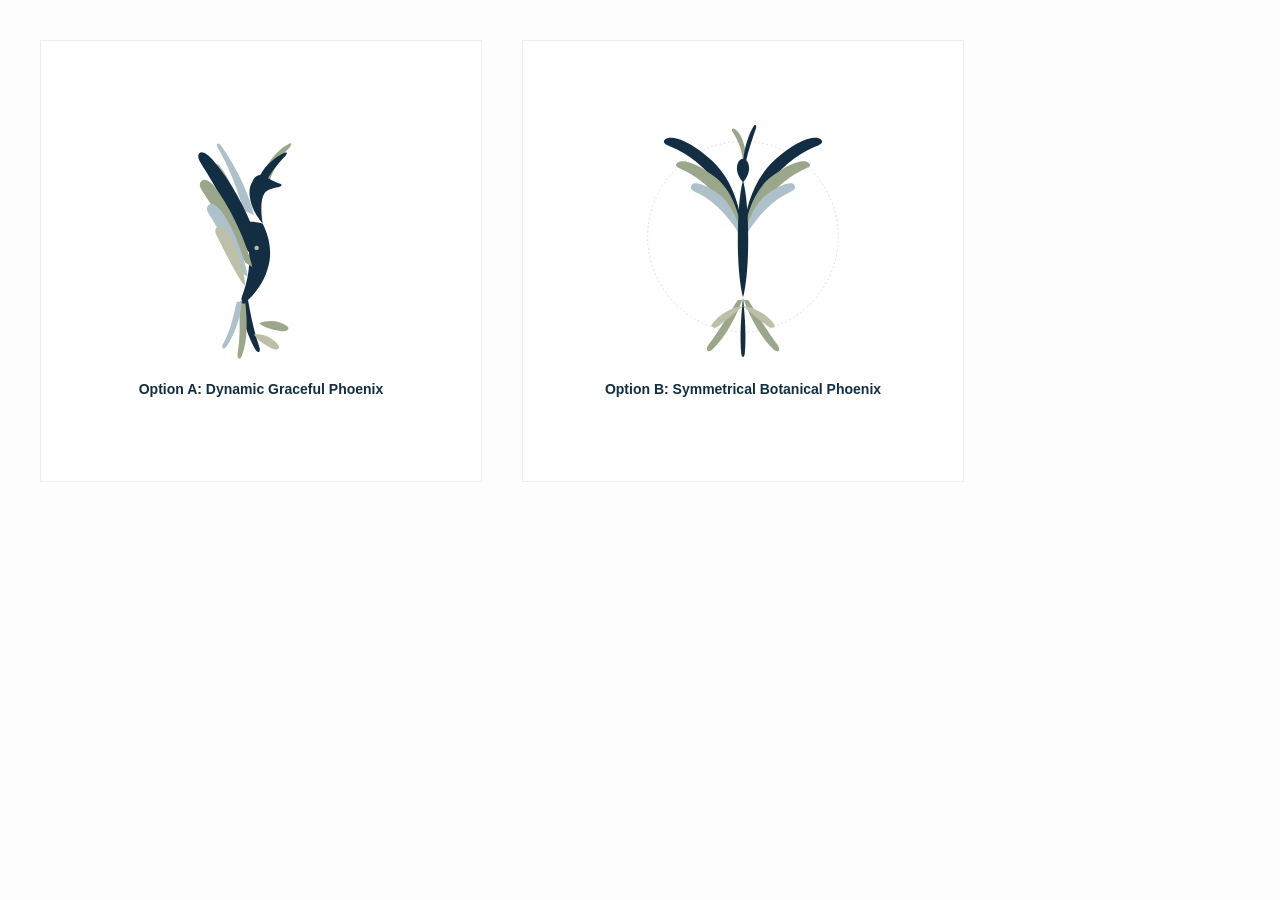
<file: compare_phoenix.html>
<!DOCTYPE html>
<html>
<head>
  <meta charset="utf-8">
  <style>
    body { margin: 0; padding: 40px; background: #FDFDFD; font-family: sans-serif; display: flex; gap: 40px; }
    .box { width: 400px; height: 400px; border: 1px solid #eee; background: #fff; padding: 20px; display: flex; flex-direction: column; align-items: center; justify-content: center; }
    h3 { margin-top: 10px; color: #132E42; font-size: 14px; }
  </style>
</head>
<body>
  <!-- Variation A: Graceful Profile Editorial Phoenix (Inspired by the Anuna emblem in Image 5, with leaf-curves and rising wings) -->
  <div class="box">
    <svg id="phoenix-a" viewBox="0 0 300 300" width="260" height="260">
      <!-- Crown plume -->
      <path d="M152,72 C158,58 170,44 182,38 C185,36 186,39 183,42 C172,52 165,66 160,80 Z" fill="#9AA78A" />
      <path d="M148,76 C155,62 168,52 178,48 C181,47 180,50 177,53 C168,62 160,74 154,84 Z" fill="#132E42" />

      <!-- Head & Beak & Neck -->
      <!-- Head curve with beak facing right -->
      <path d="M140,82 C142,75 148,72 154,75 C158,77 165,82 172,84 C175,85 174,87 170,88 C163,89 157,91 154,95 C149,103 150,118 152,130 C145,122 138,110 137,98 C136,90 138,85 140,82 Z" fill="#132E42" />

      <!-- Back Wing (Secondary layer peeking from behind) -->
      <path d="M130,115 C122,88 112,62 100,42 C97,37 101,36 104,40 C120,62 135,92 142,120 Z" fill="#AEC0C9" />
      <path d="M125,125 C118,102 108,80 98,65 C95,61 99,60 102,63 C115,80 126,105 132,130 Z" fill="#9AA78A" opacity="0.85" />

      <!-- Arched Chest & Body (Graceful, confident curve) -->
      <path d="M152,130 C158,142 162,156 160,172 C157,192 146,208 135,218 C130,222 126,220 128,214 C134,198 138,180 136,162 C134,148 128,135 125,125 C132,130 142,126 152,130 Z" fill="#132E42" />

      <!-- Main Rising Wing - Primary Flight Feathers (Deep Navy) -->
      <path d="M135,162 C125,140 108,105 88,72 C82,62 76,55 78,50 C80,45 87,48 94,56 C118,84 140,125 150,165 Z" fill="#132E42" />
      
      <!-- Main Wing - Feather 2 (Sage Green Leaf Curve) -->
      <path d="M132,175 C120,152 102,122 86,98 C81,90 77,86 81,81 C84,77 91,80 97,88 C115,112 132,148 140,180 Z" fill="#9AA78A" />

      <!-- Main Wing - Feather 3 (Dusty Blue) -->
      <path d="M130,188 C118,168 104,142 92,122 C88,116 86,113 89,109 C93,105 98,108 104,115 C118,134 130,165 135,192 Z" fill="#AEC0C9" />

      <!-- Main Wing - Feather 4 (Soft Olive) -->
      <path d="M128,198 C118,182 108,162 100,146 C97,140 96,138 99,134 C102,131 106,133 111,139 C122,154 130,178 132,202 Z" fill="#BDC0A8" />

      <!-- Flowing Tail Plumes (Long cascading elegant curves) -->
      <!-- Plume 1 - Deep Navy -->
      <path d="M135,218 C138,235 142,255 148,272 C150,278 147,280 144,276 C136,262 128,242 126,220 Z" fill="#132E42" />
      <!-- Plume 2 - Sage Green sweeping forward -->
      <path d="M132,222 C134,242 135,264 128,282 C126,288 122,286 123,280 C126,262 126,242 124,222 Z" fill="#9AA78A" />
      <!-- Plume 3 - Dusty Blue accent -->
      <path d="M128,220 C126,238 120,258 110,272 C107,276 104,274 106,269 C114,256 118,238 122,220 Z" fill="#AEC0C9" />

      <!-- Botanical Laurel / Olive Leaves at base (Renewal & Nourishment) -->
      <!-- Leaf 1 -->
      <path d="M148,245 C158,240 172,242 180,248 C184,251 180,255 174,254 C162,253 152,249 148,245 Z" fill="#9AA78A" />
      <!-- Leaf 2 -->
      <path d="M142,258 C152,256 164,262 170,270 C173,274 168,277 163,274 C153,270 145,263 142,258 Z" fill="#BDC0A8" />

      <!-- Subtle Golden/Olive Center Dot -->
      <circle cx="145" cy="158" r="2.5" fill="#BDC0A8" />
    </svg>
    <h3>Option A: Dynamic Graceful Phoenix</h3>
  </div>

  <!-- Variation B: Botanical Symmetrical Rising Phoenix -->
  <div class="box">
    <svg id="phoenix-b" viewBox="0 0 300 300" width="260" height="260">
      <!-- Aura -->
      <circle cx="150" cy="145" r="110" fill="none" stroke="#BDC0A8" stroke-width="1" stroke-dasharray="2 3" opacity="0.6"/>

      <!-- Rising Outer Wings (Deep Navy) -->
      <path d="M150,140 C140,110 115,65 75,45 C65,40 55,38 60,33 C66,27 88,33 115,58 C140,82 147,115 150,140 Z" fill="#132E42" />
      <path d="M150,140 C160,110 185,65 225,45 C235,40 245,38 240,33 C234,27 212,33 185,58 C160,82 153,115 150,140 Z" fill="#132E42" />

      <!-- Second Wing Tier (Sage Green) -->
      <path d="M150,145 C138,120 115,85 85,70 C75,65 70,64 74,60 C79,55 95,58 120,78 C140,96 146,122 150,145 Z" fill="#9AA78A" />
      <path d="M150,145 C162,120 185,85 215,70 C225,65 230,64 226,60 C221,55 205,58 180,78 C160,96 154,122 150,145 Z" fill="#9AA78A" />

      <!-- Third Wing Tier (Dusty Blue) -->
      <path d="M150,150 C140,130 120,105 98,95 C90,91 88,89 91,85 C95,81 106,84 125,98 C140,112 146,132 150,150 Z" fill="#AEC0C9" />
      <path d="M150,150 C160,130 180,105 202,95 C210,91 212,89 209,85 C205,81 194,84 175,98 C160,112 154,132 150,150 Z" fill="#AEC0C9" />

      <!-- Head Crest -->
      <path d="M150,60 C150,48 145,35 138,24 C136,21 138,19 141,21 C147,25 153,38 153,52 Z" fill="#9AA78A" />
      <path d="M150,60 C151,46 155,30 162,18 C164,15 166,16 165,20 C161,32 156,46 153,60 Z" fill="#132E42" />

      <!-- Head & Graceful Neck & Torso -->
      <path d="M150,55 C146,55 143,60 143,66 C143,72 146,78 150,82 C154,78 157,72 157,66 C157,60 154,55 150,55 Z" fill="#132E42" />
      <path d="M150,80 C154,95 156,120 156,150 C156,180 153,205 150,215 C147,205 144,180 144,150 C144,120 146,95 150,80 Z" fill="#132E42" />

      <!-- Tail Cascades -->
      <path d="M150,215 C152,235 154,260 152,280 C151,285 149,285 148,280 C146,260 148,235 150,215 Z" fill="#132E42" />
      <path d="M149,218 C142,238 130,260 115,275 C110,280 106,276 110,270 C122,254 135,232 144,218 Z" fill="#9AA78A" />
      <path d="M151,218 C158,238 170,260 185,275 C190,280 194,276 190,270 C178,254 165,232 156,218 Z" fill="#9AA78A" />

      <!-- Botanical Sprout Base -->
      <path d="M150,225 C138,226 122,235 115,245 C111,250 117,252 122,248 C132,240 144,231 150,225 Z" fill="#BDC0A8" />
      <path d="M150,225 C162,226 178,235 185,245 C189,250 183,252 178,248 C168,240 156,231 150,225 Z" fill="#BDC0A8" />
    </svg>
    <h3>Option B: Symmetrical Botanical Phoenix</h3>
  </div>
</body>
</html>
</file>
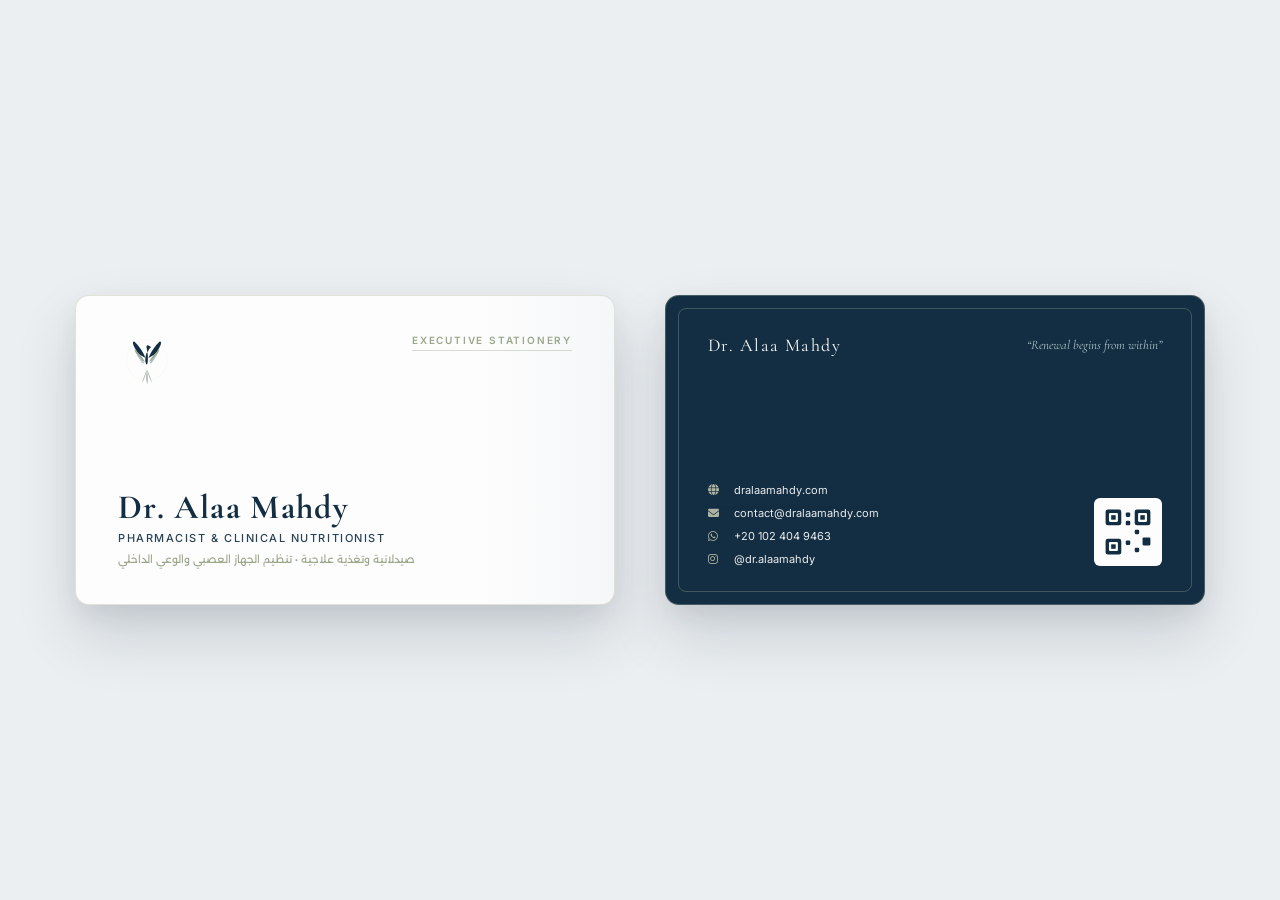
<file: mockup_business_card.html>
<!DOCTYPE html>
<html lang="en">

<head>
  <meta charset="utf-8">
  <title>Luxury Business Card Mockup - Dr. Alaa Mahdy</title>
  <link rel="preconnect" href="https://fonts.googleapis.com">
  <link rel="preconnect" href="https://fonts.gstatic.com" crossorigin>
  <link
    href="https://fonts.googleapis.com/css2?family=Alexandria:wght@300;400;500;600&family=Cormorant+Garamond:wght@400;500;600;700&family=Inter:wght@300;400;500;600&display=swap"
    rel="stylesheet">
  <link rel="stylesheet" href="https://cdnjs.cloudflare.com/ajax/libs/font-awesome/6.5.1/css/all.min.css">
  <style>
    * {
      box-sizing: border-box;
      margin: 0;
      padding: 0;
    }

    body {
      background: #ECEFF1;
      min-height: 100vh;
      display: flex;
      flex-direction: column;
      justify-content: center;
      align-items: center;
      padding: 60px 40px;
      font-family: 'Inter', sans-serif;
    }

    .cards-wrapper {
      display: flex;
      gap: 50px;
      align-items: center;
      justify-content: center;
      flex-wrap: wrap;
    }

    /* Standard Luxury Business Card: 3.5 x 2 inches -> 560 x 320 px */
    .card {
      width: 540px;
      height: 310px;
      border-radius: 14px;
      position: relative;
      overflow: hidden;
      box-shadow: 0 30px 60px rgba(19, 46, 66, 0.16), 0 10px 25px rgba(0, 0, 0, 0.06);
      display: flex;
      flex-direction: column;
      justify-content: space-between;
      padding: 38px 42px;
      transition: transform 0.3s ease;
    }

    /* CARD FRONT: Soft White Editorial Luxury */
    .card-front {
      background: #FDFDFD;
      border: 1px solid rgba(189, 192, 168, 0.45);
    }

    .card-front::after {
      content: '';
      position: absolute;
      top: 0;
      right: 0;
      width: 140px;
      height: 100%;
      background: linear-gradient(90deg, rgba(253, 253, 253, 0) 0%, rgba(174, 192, 201, 0.1) 100%);
      pointer-events: none;
    }

    .front-top {
      display: flex;
      justify-content: space-between;
      align-items: flex-start;
    }

    .front-symbol svg {
      width: 58px;
      height: 58px;
    }

    .front-badge {
      font-size: 10px;
      letter-spacing: 0.18em;
      text-transform: uppercase;
      color: #9AA78A;
      font-weight: 600;
      border-bottom: 1px solid rgba(154, 167, 138, 0.4);
      padding-bottom: 4px;
    }

    .front-bottom {
      display: flex;
      flex-direction: column;
      gap: 6px;
    }

    .card-name {
      font-family: 'Cormorant Garamond', serif;
      font-size: 34px;
      font-weight: 700;
      color: #132E42;
      letter-spacing: 0.04em;
      line-height: 1;
    }

    .card-title {
      font-size: 11px;
      font-weight: 500;
      color: #132E42;
      letter-spacing: 0.14em;
      text-transform: uppercase;
      opacity: 0.9;
    }

    .card-specialty {
      font-family: 'Alexandria', sans-serif;
      font-size: 10.5px;
      color: #9AA78A;
      margin-top: 2px;
      font-weight: 400;
    }

    /* CARD BACK: Deep Navy Nocturne with Soft Olive & Dusty Blue */
    .card-back {
      background: #132E42;
      border: 1px solid rgba(189, 192, 168, 0.3);
      color: #FDFDFD;
    }

    .card-back::before {
      content: '';
      position: absolute;
      inset: 12px;
      border: 1px solid rgba(189, 192, 168, 0.28);
      border-radius: 8px;
      pointer-events: none;
    }

    .back-header {
      display: flex;
      justify-content: space-between;
      align-items: center;
      position: relative;
      z-index: 2;
    }

    .back-logo-text {
      font-family: 'Cormorant Garamond', serif;
      font-size: 18px;
      letter-spacing: 0.08em;
      color: #FDFDFD;
    }

    .back-quote {
      font-family: 'Cormorant Garamond', serif;
      font-style: italic;
      font-size: 13px;
      color: #AEC0C9;
    }

    .back-content {
      display: flex;
      justify-content: space-between;
      align-items: flex-end;
      position: relative;
      z-index: 2;
    }

    .contact-list {
      display: flex;
      flex-direction: column;
      gap: 9px;
    }

    .contact-item {
      display: flex;
      align-items: center;
      gap: 12px;
      font-size: 11px;
      color: #FDFDFD;
      opacity: 0.92;
      font-weight: 400;
    }

    .contact-item i {
      color: #BDC0A8;
      font-size: 11px;
      width: 14px;
    }

    .qr-mockup {
      width: 68px;
      height: 68px;
      background: #FDFDFD;
      padding: 6px;
      border-radius: 6px;
      display: flex;
      align-items: center;
      justify-content: center;
    }

    .qr-mockup svg {
      width: 100%;
      height: 100%;
    }
  </style>
</head>

<body>
  <div class="cards-wrapper">
    <!-- FRONT -->
    <div class="card card-front">
      <div class="front-top">
        <div class="front-symbol">
          <svg viewBox="0 0 400 400" width="56" height="56">
            <circle cx="200" cy="180" r="140" fill="none" stroke="#BDC0A8" stroke-width="1.8" stroke-dasharray="3 4"
              opacity="0.6" />
            <path d="M190,165 C175,130 145,80 112,52 C88,52 116,102 142,138 Z" fill="#132E42" />
            <path d="M210,165 C225,130 255,80 288,52 C312,52 284,102 258,138 Z" fill="#132E42" />
            <path d="M186,192 C168,162 138,124 114,106 C116,128 142,156 162,182 Z" fill="#9AA78A" />
            <path d="M214,192 C232,162 262,124 286,106 C284,128 258,156 238,182 Z" fill="#9AA78A" />
            <path d="M184,204 C168,180 144,148 128,135 C132,154 152,178 168,200 Z" fill="#AEC0C9" />
            <path d="M216,204 C232,180 256,148 272,135 C268,154 248,178 232,200 Z" fill="#AEC0C9" />
            <path d="M196,90 C196,80 203,76 210,79 C220,85 228,88 227,93 C216,98 214,105 204,130 Z" fill="#132E42" />
            <circle cx="206" cy="87" r="1.5" fill="#FDFDFD" />
            <path d="M197,130 C193,142 188,162 188,185 C200,248 212,185 203,130 Z" fill="#132E42" />
            <path d="M200,248 C202,272 203,308 201,348 C196,308 198,272 200,248 Z" fill="#132E42" />
            <path d="M198,250 C192,276 182,310 165,338 C174,310 186,278 196,250 Z" fill="#9AA78A" />
            <path d="M202,250 C208,276 218,310 235,338 C226,310 214,278 204,250 Z" fill="#9AA78A" />
          </svg>
        </div>
        <span class="front-badge">Executive Stationery</span>
      </div>

      <div class="front-bottom">
        <h2 class="card-name">Dr. Alaa Mahdy</h2>
        <p class="card-title">Pharmacist &amp; Clinical Nutritionist</p>
        <p class="card-specialty">صيدلانية وتغذية علاجية • تنظيم الجهاز العصبي والوعي الداخلي</p>
      </div>
    </div>

    <!-- BACK -->
    <div class="card card-back">
      <div class="back-header">
        <span class="back-logo-text">Dr. Alaa Mahdy</span>
        <span class="back-quote">“Renewal begins from within”</span>
      </div>

      <div class="back-content">
        <div class="contact-list">
          <div class="contact-item">
            <i class="fa-solid fa-globe"></i>
            <span>dralaamahdy.com</span>
          </div>
          <div class="contact-item">
            <i class="fa-solid fa-envelope"></i>
            <span>contact@dralaamahdy.com</span>
          </div>
          <div class="contact-item">
            <i class="fa-brands fa-whatsapp"></i>
            <span>+20 102 404 9463</span>
          </div>
          <div class="contact-item">
            <i class="fa-brands fa-instagram"></i>
            <span>@dr.alaamahdy</span>
          </div>
        </div>

        <div class="qr-mockup">
          <!-- Stylized QR Code vector -->
          <svg viewBox="0 0 100 100" fill="#132E42">
            <rect x="10" y="10" width="28" height="28" fill="#132E42" rx="4" />
            <rect x="16" y="16" width="16" height="16" fill="#FDFDFD" rx="2" />
            <rect x="20" y="20" width="8" height="8" fill="#132E42" />

            <rect x="62" y="10" width="28" height="28" fill="#132E42" rx="4" />
            <rect x="68" y="16" width="16" height="16" fill="#FDFDFD" rx="2" />
            <rect x="72" y="20" width="8" height="8" fill="#132E42" />

            <rect x="10" y="62" width="28" height="28" fill="#132E42" rx="4" />
            <rect x="16" y="68" width="16" height="16" fill="#FDFDFD" rx="2" />
            <rect x="20" y="72" width="8" height="8" fill="#132E42" />

            <!-- Micro dots -->
            <rect x="46" y="15" width="8" height="8" rx="2" />
            <rect x="46" y="30" width="8" height="8" rx="2" />
            <rect x="46" y="65" width="8" height="8" rx="2" />
            <rect x="62" y="46" width="8" height="8" rx="2" />
            <rect x="76" y="60" width="14" height="14" rx="2" />
            <rect x="62" y="78" width="8" height="8" rx="2" />
          </svg>
        </div>
      </div>
    </div>
  </div>
</body>

</html>
</file>
